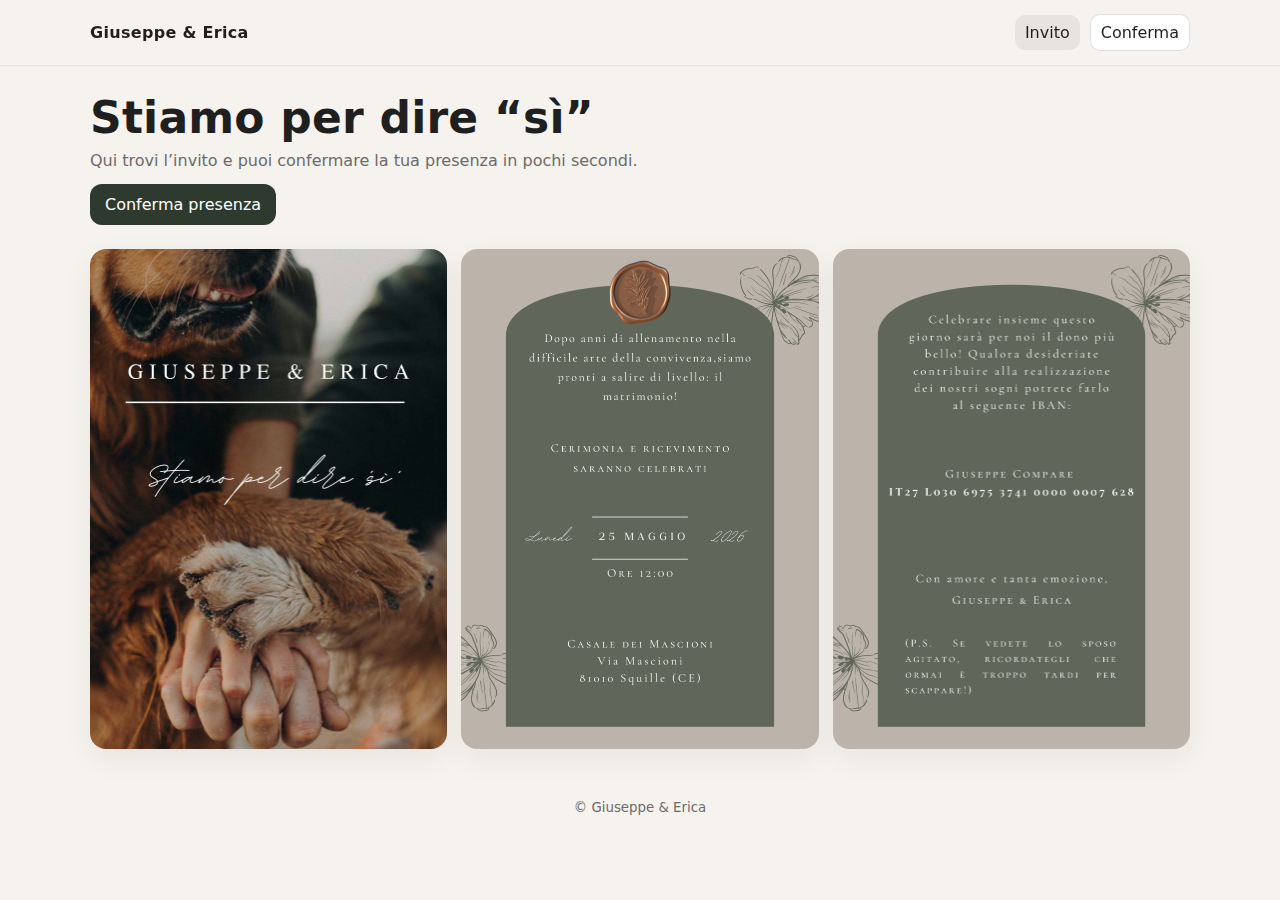
<file: index.html>
<!doctype html>
<html lang="it">
<head>
  <meta charset="utf-8" />
  <meta name="viewport" content="width=device-width, initial-scale=1" />
  <title>Giuseppe & Erica - Invito</title>
  <link rel="stylesheet" href="assets/css/style.css" />
</head>
<body>
  <header class="topbar">
    <div class="container topbar__inner">
      <div class="brand">Giuseppe & Erica</div>
      <nav class="nav">
        <a href="index.html" class="active">Invito</a>
        <a href="rsvp.html" class="btn">Conferma</a>
      </nav>
    </div>
  </header>

  <main class="container">
    <section class="hero">
      <h1>Stiamo per dire “sì”</h1>
      <p>Qui trovi l’invito e puoi confermare la tua presenza in pochi secondi.</p>
      <a class="btn btn--primary" href="rsvp.html">Conferma presenza</a>
    </section>

    <section class="gallery">
      <figure class="card">
        <img src="assets/img/1.png" alt="Copertina invito" />
       
      </figure>

      <figure class="card">
        <img src="assets/img/21.png" alt="Invito fronte" />
        
      </figure>

      <figure class="card">
        <img src="assets/img/3.png" alt="Invito retro" />
       
      </figure>
    </section>
  </main>

  <footer class="footer">
    <div class="container">
      <small>© Giuseppe & Erica</small>
    </div>
  </footer>
</body>
</html>
</file>
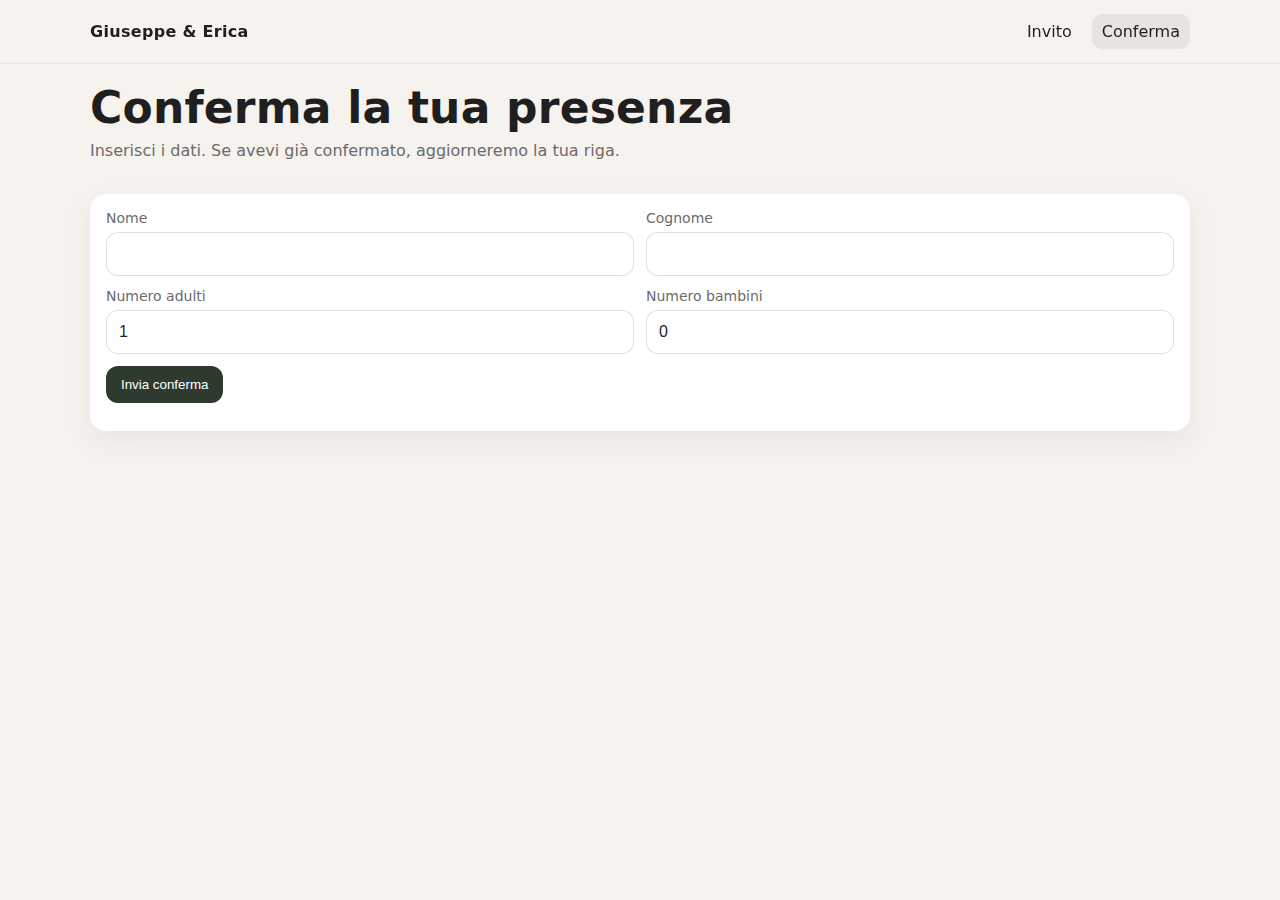
<file: rsvp.html>
<!doctype html>
<html lang="it">
<head>
  <meta charset="utf-8" />
  <meta name="viewport" content="width=device-width, initial-scale=1" />
  <title>Conferma presenza</title>
  <link rel="stylesheet" href="assets/css/style.css" />
</head>
<body>
  <header class="topbar">
    <div class="container topbar__inner">
      <div class="brand">Giuseppe & Erica</div>
      <nav class="nav">
        <a href="index.html">Invito</a>
        <a href="rsvp.html" class="active">Conferma</a>
      </nav>
    </div>
  </header>

  <main class="container">
    <section class="hero hero--small">
      <h1>Conferma la tua presenza</h1>
      <p>Inserisci i dati. Se avevi già confermato, aggiorneremo la tua riga.</p>
    </section>

    <section class="formwrap">
      <form id="rsvpForm" class="form">
        <input type="hidden" name="token" value="6M7qetdhvfrQfyhtxc7O" />
        <input type="text" name="website" autocomplete="off" tabindex="-1" class="hp" />

          
        <div class="grid">
          <label>
            Nome
            <input name="nome" type="text" autocomplete="given-name" required />
          </label>

          <label>
            Cognome
            <input name="cognome" type="text" autocomplete="family-name" required />
          </label>

          <label>
            Numero adulti
            <input name="numero" type="number" min="0" max="10" value="1" required />
          </label>

          <label>
            Numero bambini
            <input name="bambini" type="number" min="0" max="10" value="0" required />
          </label>
        </div>

        <button class="btn btn--primary" type="submit">Invia conferma</button>

        <p id="status" class="status" aria-live="polite"></p>
      </form>

      <!-- iframe nascosto per inviare senza lasciare la pagina -->
      <iframe id="hiddenFrame" name="hiddenFrame" class="hidden"></iframe>
    </section>
  </main>

  <script>
    const SCRIPT_URL = "https://script.google.com/macros/s/AKfycbz_89jhkTTpNyk104PVF7Xj5utSSqfh4leAUsTmoI7PKx2_ck81Su5l6FFmB-B3iOhB/exec";

    const form = document.getElementById("rsvpForm");
    const statusEl = document.getElementById("status");

    form.addEventListener("submit", () => {
      statusEl.textContent = "Invio in corso…";

      // invio come form classico verso Apps Script (niente CORS)
      form.setAttribute("action", SCRIPT_URL);
      form.setAttribute("method", "POST");
      form.setAttribute("target", "hiddenFrame");

      // dopo un attimo mostriamo conferma "ottimistica"
      // (non possiamo leggere la response via iframe in modo semplice cross-domain)
      setTimeout(() => {
        statusEl.textContent = "Inviato! Se hai sbagliato, reinvia: aggiorneremo i dati.";
        form.reset();
      }, 900);
    });
  </script>
</body>
</html>
</file>
<file: assets/css/style.css>
:root{
  --bg:#f6f2ee;
  --card:#ffffff;
  --text:#1f1f1f;
  --muted:#6b6b6b;
  --accent:#2f3a2f;
  --accent2:#b08a64;
  --radius:16px;
}

*{box-sizing:border-box}
body{
  margin:0;
  font-family: system-ui, -apple-system, Segoe UI, Roboto, Arial, sans-serif;
  background:var(--bg);
  color:var(--text);
}

.container{
  width:min(1100px, 92vw);
  margin:0 auto;
}

.topbar{
  position:sticky;
  top:0;
  z-index:10;
  background:rgba(246,242,238,.9);
  backdrop-filter: blur(8px);
  border-bottom:1px solid rgba(0,0,0,.06);
}

.topbar__inner{
  display:flex;
  align-items:center;
  justify-content:space-between;
  padding:14px 0;
  gap:16px;
}

.brand{
  font-weight:700;
  letter-spacing:.3px;
}

.nav{
  display:flex;
  gap:10px;
  align-items:center;
}

.nav a{
  text-decoration:none;
  color:var(--text);
  padding:8px 10px;
  border-radius:10px;
}

.nav a.active{
  background:rgba(47,58,47,.08);
}

.btn{
  display:inline-block;
  border:1px solid rgba(0,0,0,.12);
  padding:10px 14px;
  border-radius:12px;
  text-decoration:none;
  color:var(--text);
  background:var(--card);
}

.btn--primary{
  background:var(--accent);
  color:white;
  border-color:transparent;
}

.hero{
  padding:26px 0 10px;
}

.hero--small{
  padding:18px 0 6px;
}

.hero h1{
  margin:0 0 8px;
  font-size: clamp(26px, 4vw, 44px);
  letter-spacing:.2px;
}

.hero p{
  margin:0 0 14px;
  color:var(--muted);
  max-width: 60ch;
}

.gallery{
  display:grid;
  grid-template-columns: repeat(3, 1fr);
  gap:14px;
  padding:14px 0 30px;
}

.card{
  background:var(--card);
  border-radius: var(--radius);
  overflow:hidden;
  box-shadow: 0 10px 30px rgba(0,0,0,.06);
  margin:0;
}

.card img{
  width:100%;
  height:auto;
  display:block;
}

.card figcaption{
  padding:10px 12px;
  color:var(--muted);
  font-size:14px;
}

.formwrap{
  padding: 14px 0 34px;
}

.form{
  background:var(--card);
  border-radius: var(--radius);
  padding:16px;
  box-shadow: 0 10px 30px rgba(0,0,0,.06);
}

.grid{
  display:grid;
  grid-template-columns: 1fr 1fr;
  gap:12px;
  margin-bottom:12px;
}

label{
  display:flex;
  flex-direction:column;
  gap:6px;
  font-size:14px;
  color:var(--muted);
}

input{
  font-size:16px;
  padding:12px 12px;
  border-radius:12px;
  border:1px solid rgba(0,0,0,.12);
  outline:none;
  background:white;
  color:var(--text);
}

input:focus{
  border-color: rgba(47,58,47,.45);
  box-shadow: 0 0 0 4px rgba(47,58,47,.12);
}

.status{
  margin:12px 0 0;
  color:var(--accent);
  font-weight:600;
}

.footer{
  padding:18px 0 40px;
  color:var(--muted);
  text-align:center;
}

.hidden{
  display:none;
}

/* Mobile */
@media (max-width: 820px){
  .gallery{ grid-template-columns: 1fr; }
  .grid{ grid-template-columns: 1fr; }
}

.hp { position:absolute; left:-9999px; opacity:0; height:0; width:0; }
</file>
